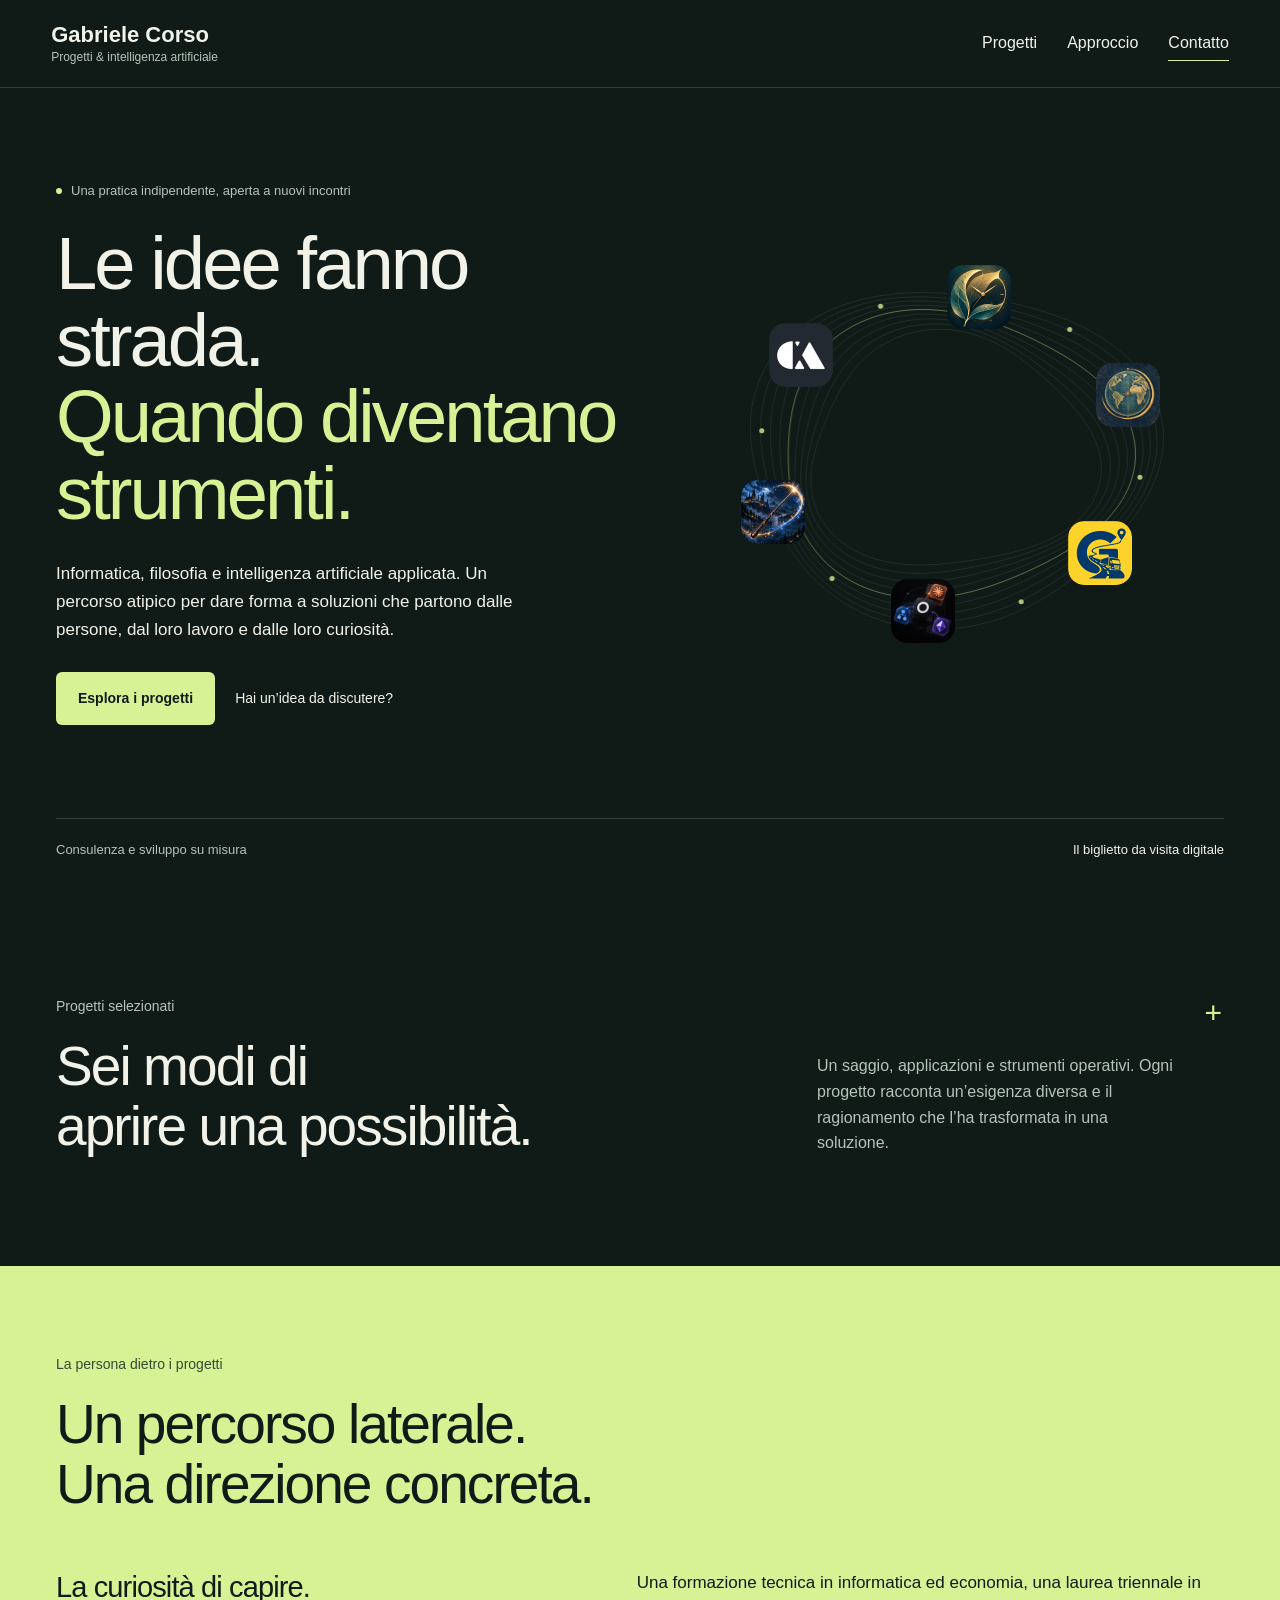
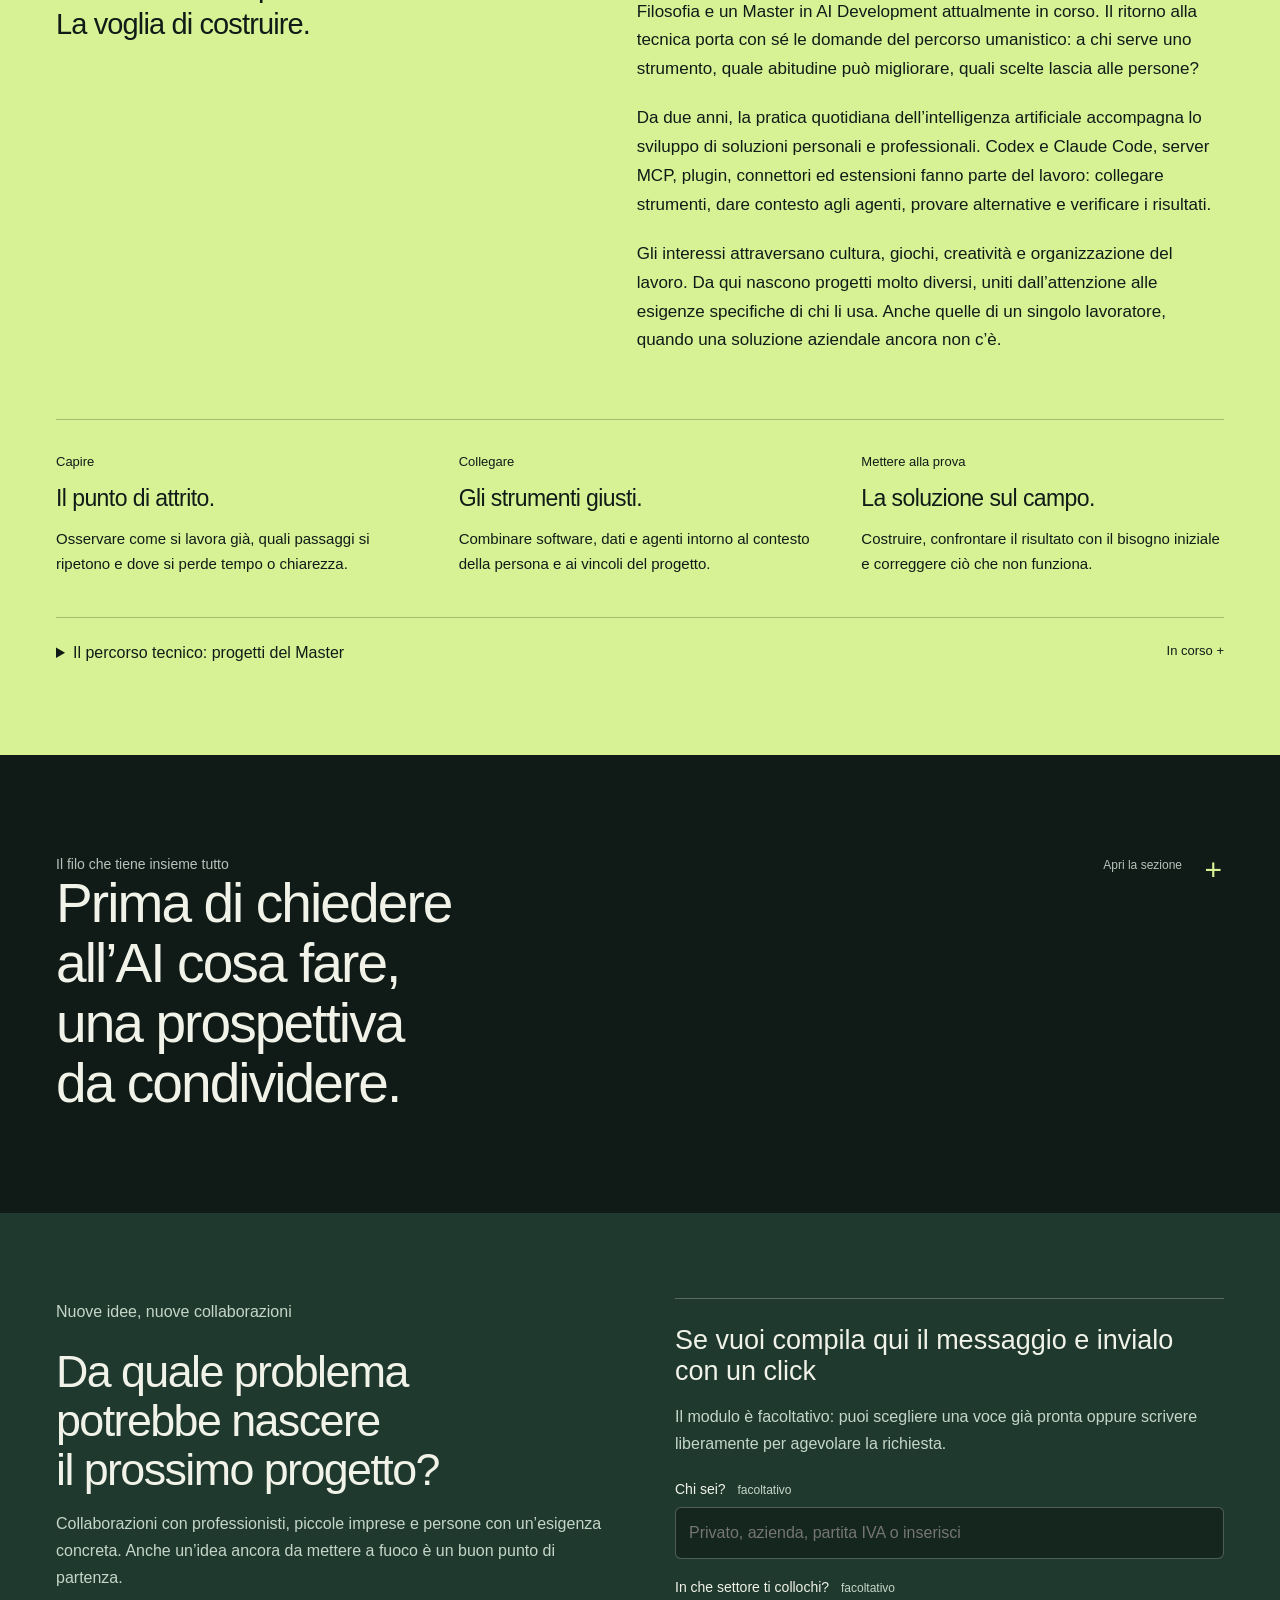
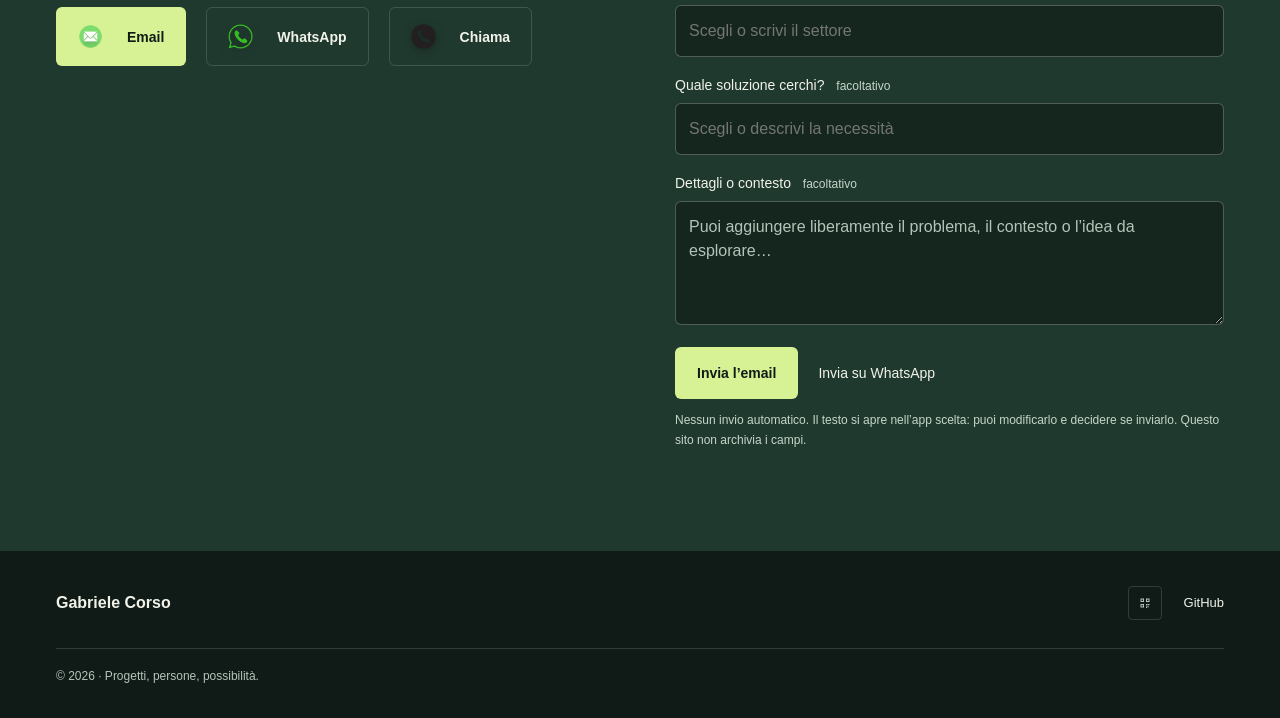
<file: index.html>
<!doctype html>
<html lang="it">
<head>
<meta charset="utf-8">
<meta name="viewport" content="width=device-width,initial-scale=1">
<meta name="theme-color" content="#101b18">
<meta name="description" content="Gabriele Corso. Informatica, filosofia e AI applicata: progetti su misura per il lavoro, la cultura e la sperimentazione.">
<title>Gabriele Corso — Idee che diventano strumenti</title>
<link rel="icon" href="assets/favicon.svg" type="image/svg+xml">
<link rel="apple-touch-icon" sizes="180x180" href="assets/portfolio-icon-180.png">
<link rel="stylesheet" href="style.css?v=20260922-contatti">
<script defer src="projects.js"></script>
<script defer src="vendor/qrcode.js"></script>
<script defer src="config.js"></script>
<script defer src="app.js"></script>
</head>
<body>
<a class="skip" href="#contenuto">Vai al contenuto</a>
<header class="header">
<a class="brand" href="#inizio" aria-label="Gabriele Corso, inizio"><span>Gabriele Corso<small>Progetti & intelligenza artificiale</small></span></a>
<nav aria-label="Navigazione principale"><a href="#progetti">Progetti</a><a href="#approccio">Approccio</a><span class="nav-tools"><a class="nav-contact" href="#contatti">Contatto</a></span></nav>
</header>
<main id="contenuto">
<section class="hero shell" id="inizio">
<div class="hero-copy">
<p class="overline"><span class="live-dot"></span> Una pratica indipendente, aperta a nuovi incontri</p>
<h1>Le idee fanno<br>strada.<br><span>Quando diventano<br>strumenti.</span></h1>
<p class="hero-description">Informatica, filosofia e intelligenza artificiale applicata. Un percorso atipico per dare forma a soluzioni che partono dalle persone, dal loro lavoro e dalle loro curiosità.</p>
<div class="actions"><a class="button primary" href="#progetti">Esplora i progetti</a><a class="text-link" href="#contatti">Hai un’idea da discutere?</a></div>
</div>
<div class="hero-visual" aria-label="Spazi per le icone dei progetti">
<canvas id="field" aria-hidden="true"></canvas>
<div class="orbit-center" aria-hidden="true"></div>
<a class="satellite sat-1" href="#progetto/h-ai" aria-label="Apri il progetto H-AI"><span class="project-icon-slot" aria-hidden="true"><img src="assets/hai-icon.png" alt=""></span><span class="sr-only">H-AI</span></a>
<a class="satellite sat-2" href="#progetto/atlante" aria-label="Apri il progetto Atlante del Tempo"><span class="project-icon-slot" aria-hidden="true"><img src="assets/atlante-icon.png" alt=""></span><span class="sr-only">Atlante del Tempo</span></a>
<a class="satellite sat-3" href="#progetto/giro" aria-label="Apri il progetto Giro"><span class="project-icon-slot" aria-hidden="true"><img src="assets/giro-icon.png" alt=""></span><span class="sr-only">Giro</span></a>
<a class="satellite sat-4" href="#progetto/touchdesigner" aria-label="Apri il progetto Agentic TouchDesigner"><span class="project-icon-slot" aria-hidden="true"><img src="assets/touchdesigner-icon.png" alt=""></span><span class="sr-only">Agentic TouchDesigner</span></a>
<a class="satellite sat-5" href="#progetto/bacchetta" aria-label="Apri il progetto Hogwarts Legacy Wand"><span class="project-icon-slot" aria-hidden="true"><img src="assets/hogwarts-legacy-wand-icon.png" alt=""></span><span class="sr-only">Hogwarts Legacy Wand</span></a>
<a class="satellite sat-6" href="#progetto/logic" aria-label="Apri il progetto Logic / Analytics Hub"><span class="project-icon-slot" aria-hidden="true"><img src="assets/logic-icon.png" alt=""></span><span class="sr-only">Logic / Analytics Hub</span></a>
</div>
<div class="hero-bottom"><span>Consulenza e sviluppo su misura</span><a href="biglietto.html">Il biglietto da visita digitale</a></div>
</section>

<section id="progetti" class="projects shell">
<details class="section-disclosure">
<summary class="section-heading"><div><p class="section-label">Progetti selezionati</p><h2>Sei modi di<br>aprire una possibilità.</h2></div><p>Un saggio, applicazioni e strumenti operativi. Ogni progetto racconta un’esigenza diversa e il ragionamento che l’ha trasformata in una soluzione.</p></summary>
<div class="section-disclosure-body"><div class="project-grid">
<a class="project-card essay" href="#progetto/h-ai" style="--accent:#dbebad">
<div class="project-art"><span class="art-word">H-AI</span><span class="art-caption">Human Actions<br>with Artificial Intelligence</span><div class="essay-lines" aria-hidden="true"></div></div>
<div class="project-body"><span class="category">Pensiero · AI · società</span><h3>H-AI</h3><p>Un piccolo saggio che diventa contesto per gli agenti. La prospettiva prima delle istruzioni.</p><span class="card-bottom">Leggi il caso e scarica il saggio <span>PDF · 52 pagine</span></span></div></a>
<a class="project-card atlas" href="#progetto/atlante" style="--accent:#f4b5a0">
<div class="project-art"><div class="atlas-orbits" aria-hidden="true"><i></i><i></i><i></i><b></b></div><span class="art-caption">Il mondo ha<br>più di un centro.</span></div>
<div class="project-body"><span class="category">Cultura · apprendimento · gioco</span><h3>Atlante del Tempo</h3><p>Percorsi culturali che cambiano prospettiva, tra fonti, gioco e approfondimenti interattivi.</p><span class="card-bottom">Esplora il progetto <span>Applicazione divulgativa</span></span></div></a>
<a class="project-card route" href="#progetto/giro" style="--accent:#b0dbff">
<div class="project-art"><svg viewBox="0 0 400 190" aria-hidden="true"><path class="route-track" d="M30 140 C100 140 55 45 140 45 S170 150 255 130 S280 40 370 50"/><circle cx="30" cy="140" r="7"/><circle cx="140" cy="45" r="7"/><circle cx="255" cy="130" r="7"/><circle cx="370" cy="50" r="7"/></svg><span class="route-day">LUN - VEN</span></div>
<div class="project-body"><span class="category">Logistica · pianificazione</span><h3>Giro</h3><p>Da una lista di clienti a una settimana organizzata. Percorsi pensati per il camion che li percorrerà.</p><span class="card-bottom">Dal problema alla soluzione <span>Applicazione operativa</span></span></div></a>
<a class="project-card nodes" href="#progetto/touchdesigner" style="--accent:#c8baff">
<div class="project-art agentic-art"><div class="node-flow" aria-hidden="true"><span>Claude Code</span><span>MCP</span><span>TouchDesigner</span></div><span class="agentic-pulse agentic-pulse-a" aria-hidden="true"></span><span class="agentic-pulse agentic-pulse-b" aria-hidden="true"></span><span class="art-caption">Un agente dentro<br>il processo creativo.</span></div>
<div class="project-body"><span class="category">AI agentica · creatività professionale</span><h3>Agentic TouchDesigner</h3><p>Accesso diretto al programma e skill su misura per il modo di lavorare di un professionista.</p><span class="card-bottom">Scopri l’integrazione <span>Ambiente personalizzato</span></span></div></a>
<a class="project-card wand" href="#progetto/bacchetta" style="--accent:#f4d88d">
<div class="project-art"><img class="elder-wand-rotor" src="assets/elder-wand-stylized.png" alt="Bacchetta stilizzata" aria-hidden="true"><span class="art-caption">Un gesto reale.<br>Una risposta nel gioco.</span></div>
<div class="project-body"><span class="category">Videogiochi · sensori · interazione</span><h3>Hogwarts Legacy Wand</h3><p>Lo smartphone diventa una bacchetta per Hogwarts Legacy: movimento, calibrazione e comandi di gioco.</p><span class="card-bottom">Dentro l’esperimento <span>Progetto indipendente</span></span></div></a>
<a class="project-card analytics" href="#progetto/logic" style="--accent:#91dcc4">
<div class="project-art"><div class="data-bars" aria-hidden="true"><i></i><i></i><i></i><i></i><i></i><i></i><i></i></div><span class="art-caption">Dai dati archiviati<br>alle decisioni.</span></div>
<div class="project-body"><span class="category">Impresa · analisi · organizzazione</span><h3>Logic / Analytics Hub</h3><p>Una lettura condivisa dell’azienda, dal singolo settore alle riunioni e alla pianificazione strategica.</p><span class="card-bottom">Esplora il caso aziendale <span>Soluzione proprietaria</span></span></div></a>
</div></div>
</details>
</section>

<section class="approach" id="approccio"><div class="shell">
<div class="approach-top"><p class="section-label">La persona dietro i progetti</p><h2>Un percorso laterale.<br>Una direzione concreta.</h2></div>
<div class="bio-grid"><p class="bio-lead">La curiosità di capire.<br>La voglia di costruire.</p><div class="bio-copy"><p>Una formazione tecnica in informatica ed economia, una laurea triennale in Filosofia e un Master in AI Development attualmente in corso. Il ritorno alla tecnica porta con sé le domande del percorso umanistico: a chi serve uno strumento, quale abitudine può migliorare, quali scelte lascia alle persone?</p><p>Da due anni, la pratica quotidiana dell’intelligenza artificiale accompagna lo sviluppo di soluzioni personali e professionali. Codex e Claude Code, server MCP, plugin, connettori ed estensioni fanno parte del lavoro: collegare strumenti, dare contesto agli agenti, provare alternative e verificare i risultati.</p><p>Gli interessi attraversano cultura, giochi, creatività e organizzazione del lavoro. Da qui nascono progetti molto diversi, uniti dall’attenzione alle esigenze specifiche di chi li usa. Anche quelle di un singolo lavoratore, quando una soluzione aziendale ancora non c’è.</p></div></div>
<div class="method"><article><span>Capire</span><h3>Il punto di attrito.</h3><p>Osservare come si lavora già, quali passaggi si ripetono e dove si perde tempo o chiarezza.</p></article><article><span>Collegare</span><h3>Gli strumenti giusti.</h3><p>Combinare software, dati e agenti intorno al contesto della persona e ai vincoli del progetto.</p></article><article><span>Mettere alla prova</span><h3>La soluzione sul campo.</h3><p>Costruire, confrontare il risultato con il bisogno iniziale e correggere ciò che non funziona.</p></article></div>
<details class="training" id="master-projects"><summary>Il percorso tecnico: progetti del Master <span>In corso +</span></summary>
<p class="training-lead">Il Master in AI Development è in corso. I progetti qui sotto mostrano il percorso tecnico attraverso problemi circoscritti, soluzioni verificabili e competenze trasferibili: dalla preparazione dei dati alla pubblicazione di un servizio, fino alla lettura operativa dei risultati.</p>
<div class="master-projects">
<details class="master-project"><summary><span class="master-no">01</span><span><strong>Correzione automatica delle query</strong><small>Ricerca testuale · Python · qualità dell’esperienza</small></span><span aria-hidden="true">+</span></summary><div class="master-detail"><dl><div><dt>Richiesta</dt><dd>Riconoscere query scritte con errori o varianti e proporre una correzione utile, senza affidarsi a una libreria già pronta.</dd></div><div><dt>Competenze e strumenti</dt><dd>Python, distanza di Levenshtein implementata da zero, dizionari di termini, normalizzazione, test e confronto dei risultati.</dd></div><div><dt>Ambiti di applicazione</dt><dd>Ricerca interna, cataloghi, archivi e interfacce in cui la qualità della query determina la qualità della risposta.</dd></div></dl></div></details>
<details class="master-project"><summary><span class="master-no">02</span><span><strong>MuseumLangID</strong><small>Lingue nei contenuti culturali · apprendimento automatico</small></span><span aria-hidden="true">+</span></summary><div class="master-detail"><dl><div><dt>Richiesta</dt><dd>Identificare automaticamente la lingua di descrizioni museali, anche quando il testo arriva da collezioni ampie e miste.</dd></div><div><dt>Competenze e strumenti</dt><dd>Python, pandas, NumPy, NLTK e scikit-learn; preparazione dei testi, TF-IDF, Bag of Words, classificazione e valutazione con accuratezza, precisione, richiamo e F1.</dd></div><div><dt>Ambiti di applicazione</dt><dd>Patrimonio culturale, musei, catalogazione multilingue e instradamento dei contenuti verso il trattamento corretto.</dd></div></dl></div></details>
<details class="master-project"><summary><span class="master-no">03</span><span><strong>MuseumLangAPI</strong><small>Modello in servizio · API REST · integrazione</small></span><span aria-hidden="true">+</span></summary><div class="master-detail"><dl><div><dt>Richiesta</dt><dd>Trasformare il classificatore linguistico in una funzione richiamabile da altri software, con una risposta semplice e prevedibile.</dd></div><div><dt>Competenze e strumenti</dt><dd>Flask, endpoint POST, JSON, pipeline salvata, validazione degli input, gestione degli errori, registrazione delle richieste e preparazione all’integrazione.</dd></div><div><dt>Ambiti di applicazione</dt><dd>Servizi editoriali, sistemi museali, applicazioni web e flussi in cui un modello deve diventare una componente utilizzabile.</dd></div></dl></div></details>
<details class="master-project"><summary><span class="master-no">04</span><span><strong>Analisi SQL per un e-commerce</strong><small>Dati relazionali · indicatori · decisioni commerciali</small></span><span aria-hidden="true">+</span></summary><div class="master-detail"><dl><div><dt>Richiesta</dt><dd>Passare dalle tabelle di ordini e clienti a domande concrete: chi acquista di più, quali prodotti rendono e come cambiano i risultati nel tempo.</dd></div><div><dt>Competenze e strumenti</dt><dd>SQL, join, aggregazioni, filtri temporali, distribuzione degli ordini, ricavo medio, cliente con maggiore spesa e prodotto più venduto.</dd></div><div><dt>Ambiti di applicazione</dt><dd>E-commerce, controllo commerciale, reportistica e basi per una pianificazione fondata sui dati.</dd></div></dl></div></details>
<details class="master-project"><summary><span class="master-no">05</span><span><strong>Analisi clinica con MongoDB</strong><small>Dati documentali · aggregazioni · indicatori sanitari</small></span><span aria-hidden="true">+</span></summary><div class="master-detail"><dl><div><dt>Richiesta</dt><dd>Calcolare indicatori a partire da documenti clinici e ricavare la durata dei ricoveri da date e percorsi composti.</dd></div><div><dt>Competenze e strumenti</dt><dd>MongoDB e pipeline di aggregazione con <code>$unwind</code>, <code>$subtract</code>, <code>$divide</code> e <code>$group</code>, oltre a controlli sui dati.</dd></div><div><dt>Ambiti di applicazione</dt><dd>Analisi di flussi sanitari, tempi di degenza, dati documentali e sistemi che richiedono aggregazioni flessibili.</dd></div></dl></div></details>
<details class="master-project"><summary><span class="master-no">06</span><span><strong>ScholarPort</strong><small>Ricerca accademica · applicazione web · dati strutturati</small></span><span aria-hidden="true">+</span></summary><div class="master-detail"><dl><div><dt>Richiesta</dt><dd>Organizzare pubblicazioni e citazioni in uno spazio consultabile, modificabile e coerente, con funzioni CRUD esposte via servizio web.</dd></div><div><dt>Competenze e strumenti</dt><dd>React, JavaScript, CSS, Node/Express, API REST, persistenza JSON, gestione di pubblicazioni e citazioni, test del comportamento.</dd></div><div><dt>Ambiti di applicazione</dt><dd>Portfolio della ricerca, knowledge base personali, archivi bibliografici e piccoli strumenti gestionali.</dd></div></dl></div></details>
<details class="master-project"><summary><span class="master-no">07</span><span><strong>Sentiment Analysis in ambiente DevOps</strong><small>NLP · servizio · distribuzione e osservabilità</small></span><span aria-hidden="true">+</span></summary><div class="master-detail"><dl><div><dt>Richiesta</dt><dd>Rendere disponibile un modello di analisi del sentimento come servizio ripetibile, controllabile e osservabile.</dd></div><div><dt>Competenze e strumenti</dt><dd>Python, scikit-learn, API Flask, Docker, docker-compose, Jenkins e Prometheus: sviluppo, impacchettamento, automazione e monitoraggio.</dd></div><div><dt>Ambiti di applicazione</dt><dd>Analisi di feedback, classificazione testuale, servizi interni e processi in cui il modello deve entrare in produzione con criteri chiari.</dd></div></dl></div></details>
</div></details>
</div></section>

<section id="h-ai-saggio" class="essay-feature shell"><details class="section-disclosure essay-disclosure"><summary class="essay-summary"><div><span class="section-label">Il filo che tiene insieme tutto</span><h2>Prima di chiedere<br>all’AI cosa fare,<br>una prospettiva<br>da condividere.</h2></div><span class="disclosure-hint">Apri la sezione</span></summary><div class="essay-content"><div class="essay-copy"><p>H-AI esplora il rapporto tra azione umana, tecnologia e responsabilità, coniugando il mio percorso umanistico con quello tecnico. Da oltre un anno, attraverso questo testo indirizzo il lavoro dei miei agenti ai fornendogli: un contesto sociale, politico e filosofico per orientare la costruzione dei miei progetti in una specifica direzione.</p><p>Se vuoi dargli una letta, è un breve saggio pensato per offrire una prospettiva su un mondo che evolve in fretta.</p></div><div class="essay-cover-action"><a class="essay-cover-link" href="assets/h-ai%20gabriele-corso.pdf" target="_blank" rel="noopener" aria-label="Apri il PDF H-AI"><img src="assets/h-ai-cover.png" alt="Copertina del saggio H-AI"></a><small>Edizione 2025 · PDF · 52 pagine</small></div></div></details></section>

<section class="contact-section" id="contatti"><div class="shell contact-grid"><div><p class="section-label">Nuove idee, nuove collaborazioni</p><h2>Da quale problema<br>potrebbe nascere<br>il prossimo progetto?</h2><p>Collaborazioni con professionisti, piccole imprese e persone con un’esigenza concreta. Anche un’idea ancora da mettere a fuoco è un buon punto di partenza.</p><div class="actions"><button class="button primary contact-email" type="button"><img src="assets/email-contact.png" alt="" aria-hidden="true">Email</button><a class="button outline contact-wa" href="#contatti"><img src="assets/whatsapp-contact.png" alt="" aria-hidden="true">WhatsApp</a><a class="button outline contact-phone" href="#contatti"><img src="assets/phone-contact.png" alt="" aria-hidden="true">Chiama</a></div><p id="contact-status" class="small-note"></p></div>
<div class="contact-compose"><h3>Se vuoi compila qui il messaggio e invialo con un click</h3><p>Il modulo è facoltativo: puoi scegliere una voce già pronta oppure scrivere liberamente per agevolare la richiesta.</p><form id="contact-form"><label for="identity">Chi sei? <span>facoltativo</span></label><input id="identity" name="identity" list="identity-options" maxlength="100" placeholder="Privato, azienda, partita IVA o inserisci"><datalist id="identity-options"><option value="Privato"><option value="Azienda"><option value="Partita IVA"><option value="Professionista"><option value="Ente o associazione"><option value="Altro"></datalist><label for="sector">In che settore ti collochi? <span>facoltativo</span></label><input id="sector" name="sector" list="sector-options" maxlength="120" placeholder="Scegli o scrivi il settore"><datalist id="sector-options"><option value="Manifattura e artigianato"><option value="Logistica e trasporti"><option value="Commercio"><option value="Servizi professionali"><option value="Cultura e formazione"><option value="Creatività e audiovisivo"><option value="Amministrazione e ufficio"><option value="Altro"></datalist><label for="solution">Quale soluzione cerchi? <span>facoltativo</span></label><input id="solution" name="solution" list="solution-options" maxlength="180" placeholder="Scegli o descrivi la necessità"><datalist id="solution-options"><option value="Automazione logistica"><option value="Analisi e lettura dei dati"><option value="Snellimento burocratico"><option value="Organizzazione di ordini e montaggi"><option value="Integrazione di strumenti di intelligenza artificiale"><option value="Agente AI su misura"><option value="Applicazione web o mobile"><option value="Risoluzione di un problema specifico da discutere in privato"><option value="Non so ancora, vorrei capire"></datalist><label for="problem">Dettagli o contesto <span>facoltativo</span></label><textarea id="problem" name="problem" rows="4" maxlength="3000" placeholder="Puoi aggiungere liberamente il problema, il contesto o l’idea da esplorare…"></textarea><div class="actions"><button class="button primary" type="submit">Invia l’email</button><button class="text-link" type="button" id="compose-wa">Invia su WhatsApp</button></div><p class="small-note">Nessun invio automatico. Il testo si apre nell’app scelta: puoi modificarlo e decidere se inviarlo. Questo sito non archivia i campi.</p><p id="form-status" role="status"></p></form></div>
</div></section>
</main>
<footer class="shell footer"><a class="brand" href="#inizio">Gabriele Corso</a><div><button class="quick-qr footer-qr" id="footer-qr" type="button" aria-label="Apri il QR code del portfolio"><svg viewBox="0 0 24 24" aria-hidden="true"><path d="M3 3h7v7H3V3Zm2 2v3h3V5H5Zm9-2h7v7h-7V3Zm2 2v3h3V5h-3ZM3 14h7v7H3v-7Zm2 2v3h3v-3H5Zm9-2h2v2h-2v-2Zm3 0h4v2h-4v-2Zm-3 3h2v2h-2v-2Zm3 0h2v4h-2v-4Zm-3 3h2v2h-2v-2Z"/></svg><span class="sr-only">QR del portfolio</span></button><a href="https://github.com/gabrielecorso8" target="_blank" rel="noopener">GitHub</a></div><small>© 2026 · Progetti, persone, possibilità.</small></footer>
<dialog id="quick-qr-dialog" class="quick-qr-dialog" aria-labelledby="quick-qr-title"><div class="quick-qr-head"><h2 id="quick-qr-title">QR del portfolio</h2><button id="close-quick-qr" class="icon-button" type="button" aria-label="Chiudi QR">×</button></div><p>Inquadra il codice per aprire direttamente il portfolio.</p><div id="quick-qr-box" class="quick-qr-box"></div><a class="button outline" href="biglietto.html">Apri il biglietto digitale</a></dialog>
<dialog id="email-provider-dialog" class="email-provider-dialog" aria-labelledby="email-provider-title"><div class="email-provider-head"><div><span class="section-label">Contatto</span><h2 id="email-provider-title">Scegli il servizio email</h2></div><button id="close-email-provider" class="icon-button" type="button" aria-label="Chiudi scelta email">×</button></div><p>Il messaggio verrà aperto nel servizio scelto, già indirizzato e compilato.</p><div class="email-provider-list"><button type="button" data-email-provider="gmail"><img src="assets/gmail-icon.png" alt="" aria-hidden="true"><span>Gmail</span></button><button type="button" data-email-provider="outlook"><img src="assets/outlook-icon.png" alt="" aria-hidden="true"><span>Outlook</span></button><button type="button" data-email-provider="yahoo"><img src="assets/yahoo-icon.png" alt="" aria-hidden="true"><span>Yahoo Mail</span></button><button type="button" data-email-provider="proton"><img src="assets/proton-icon.png" alt="" aria-hidden="true"><span>Proton Mail</span></button><button type="button" data-email-provider="default"><img src="assets/email-generic-icon.png" alt="" aria-hidden="true"><span>App di posta del dispositivo</span></button></div></dialog>
<dialog id="project-dialog" aria-labelledby="project-title"><div class="dialog-top"><span id="project-category"></span><button id="close-project" class="icon-button" aria-label="Chiudi scheda progetto">×</button></div><div class="dialog-body"><div class="dialog-heading"><img class="dialog-project-icon" id="project-icon" src="assets/portfolio-icon.png" alt=""><div><h2 id="project-title"></h2><p id="project-intro"></p></div></div><div id="project-detail"></div><div id="project-links" class="actions"></div><div class="dialog-bottom"><a href="#contatti" id="project-contact">Un’esigenza simile? Contatto</a><button id="next-project" type="button">Progetto successivo</button></div></div></dialog>
</body>
</html>
</file>
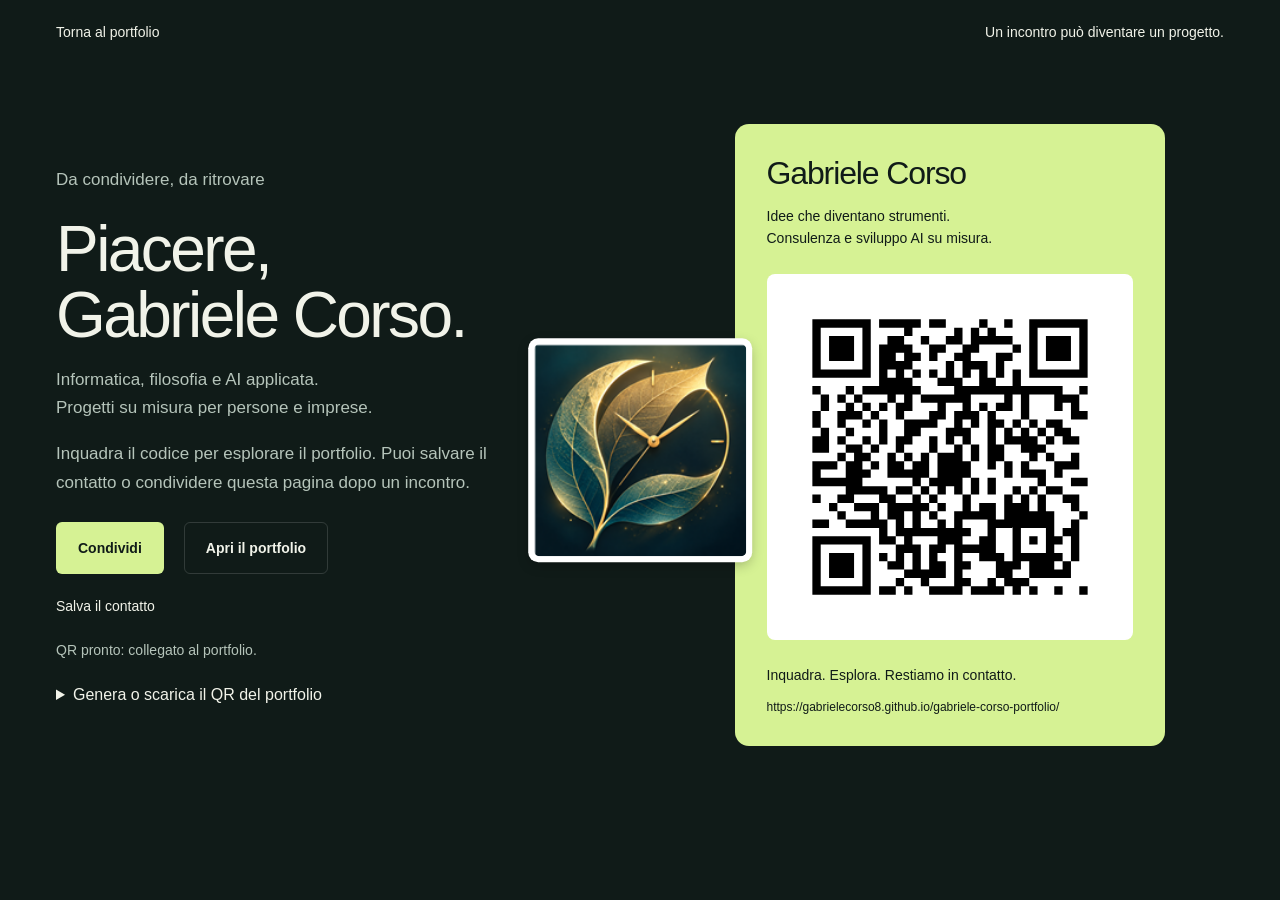
<file: biglietto.html>
<!doctype html>
<html lang="it"><head><meta charset="utf-8"><meta name="viewport" content="width=device-width,initial-scale=1"><meta name="theme-color" content="#101b18"><meta name="description" content="Il biglietto digitale di Gabriele Corso: portfolio, contatti e codice QR."><title>Gabriele Corso — Biglietto digitale</title><link rel="icon" href="assets/favicon.svg"><link rel="apple-touch-icon" sizes="180x180" href="assets/portfolio-icon.png"><link rel="stylesheet" href="style.css"><script defer src="vendor/qrcode.js"></script><script defer src="config.js"></script><script defer src="biglietto.js"></script></head>
<body class="card-page"><main class="shell"><nav class="card-nav" aria-label="Navigazione"><a href="./">Torna al portfolio</a><span>Un incontro può diventare un progetto.</span></nav><div class="business-layout"><div class="business-intro"><p class="section-label">Da condividere, da ritrovare</p><h1>Piacere,<br>Gabriele Corso.</h1><p>Informatica, filosofia e AI applicata.<br>Progetti su misura per persone e imprese.</p><p>Inquadra il codice per esplorare il portfolio. Puoi salvare il contatto o condividere questa pagina dopo un incontro.</p><div class="actions card-tools"><button type="button" class="button primary" id="share-card">Condividi</button><a class="button outline" href="./">Apri il portfolio</a></div><button type="button" class="text-link" id="save-contact">Salva il contatto</button><p id="qr-status" role="status"></p>
<details class="qr-controls"><summary>Genera o scarica il QR del portfolio</summary><label for="portfolio-url">Indirizzo del portfolio</label><input type="url" id="portfolio-url" spellcheck="false" placeholder="https://…" autocomplete="url"><div class="actions"><button type="button" id="generate-qr" class="button primary">Genera QR</button><button type="button" id="download-svg" class="text-link">Scarica SVG</button><button type="button" id="download-png" class="text-link">Scarica PNG</button></div><p class="qr-help">Il codice viene generato su questo dispositivo. Per il biglietto usa il link pubblico del portfolio.</p></details></div>
<div class="business-card"><h2>Gabriele Corso</h2><p>Idee che diventano strumenti.<br>Consulenza e sviluppo AI su misura.</p><div class="qr-box" id="qr-box"><p>Il QR sarà disponibile con l’indirizzo pubblico del portfolio.</p></div><p>Inquadra. Esplora. Restiamo in contatto.</p><div class="card-url" id="card-url"></div></div></div></main></body></html>
</file>
<file: style.css>
:root{--bg:#101b18;--surface:#192823;--ink:#f1f3e9;--muted:#b5c4ba;--lime:#d6f294;--line:#ffffff24;--radius:14px;font-family:Arial,Helvetica,sans-serif;color:var(--ink);background:var(--bg);font-synthesis:none}
*{box-sizing:border-box}html{scroll-behavior:smooth;scroll-padding-top:100px}body{margin:0}a{color:inherit;text-decoration:none}button,input,textarea{font:inherit}button,a,input,textarea{-webkit-tap-highlight-color:transparent}button{cursor:pointer}button:disabled{cursor:not-allowed;opacity:.55}a:focus-visible,button:focus-visible,summary:focus-visible{outline:3px solid var(--lime);outline-offset:5px}input:focus-visible,textarea:focus-visible{outline:2px solid var(--lime);outline-offset:2px}::selection{background:var(--lime);color:var(--bg)}.shell{width:min(1320px,calc(100% - 112px));margin-inline:auto}.skip{position:fixed;top:-100px;left:20px;z-index:50;background:var(--lime);color:var(--bg);padding:16px}.skip:focus{top:12px}.header{position:sticky;top:0;z-index:20;display:flex;align-items:center;justify-content:space-between;padding:23px 4%;background:var(--bg);border-bottom:1px solid var(--line)}.brand{display:flex;align-items:center;gap:13px;font-size:16px;font-weight:700}.brand small{display:block;font-size:12px;font-weight:400;color:var(--muted);margin-top:4px}.brand-mark{font-size:24px;letter-spacing:-.04em;color:var(--lime)}nav{display:flex;align-items:center;gap:30px;font-size:14px}nav a:hover,.text-link:hover{color:var(--lime)}.nav-contact{border-bottom:1px solid var(--lime);padding:8px 0}.nav-contact span{margin-left:22px}.hero{padding-block:78px 0;display:grid;grid-template-columns:1.1fr 1fr;align-items:center;gap:20px;min-height:calc(100svh - 90px)}.overline{font-size:13px;color:var(--muted);display:flex;align-items:center;gap:9px;margin:0 0 28px}.live-dot{width:6px;height:6px;background:var(--lime);border-radius:100%;flex-shrink:0;animation:breathe 3s ease-in-out infinite}h1{font-size:clamp(48px,5.8vw,84px);font-weight:500;line-height:1.03;letter-spacing:-.04em;margin:0}h1 span{color:var(--lime)}.hero-description{font-size:17px;line-height:1.65;max-width:460px;margin:28px 0}.actions{display:flex;gap:20px;align-items:center;flex-wrap:wrap}.button{display:inline-flex;align-items:center;justify-content:center;gap:24px;padding:16px 21px;font-weight:600;font-size:14px;line-height:1.3;border:1px solid transparent;border-radius:6px;min-height:50px;transition:transform .2s,background .2s}.button:hover{transform:translateY(-3px)}.primary{background:var(--lime);color:var(--bg)}.outline{border-color:var(--line);background:transparent;color:var(--ink)}.outline:hover{border-color:var(--lime)}.text-link{font-size:14px;background:transparent;border:0;color:inherit;padding:12px 0}.hero-visual{position:relative;min-width:0;height:530px;isolation:isolate}#field{position:absolute;width:100%;height:100%;inset:0;opacity:.8}.visual-caption,.visual-bottom{position:absolute;left:50%;transform:translateX(-50%);white-space:nowrap;font-size:12px;color:var(--muted)}.visual-caption{top:10px}.visual-bottom{bottom:12px}.orbit-center{position:absolute;inset:36% 22%;display:flex;align-items:center;justify-content:center;flex-direction:column;font-size:26px;letter-spacing:-.03em}.center-plus{font-size:26px;line-height:1.5;color:var(--lime)}.satellite{position:absolute;display:flex;align-items:center;gap:9px;font-size:13px;padding:10px 13px;border:1px solid #ffffff28;background:var(--bg);border-radius:7px;animation:float 7s ease-in-out infinite;transition:border-color .2s}.satellite:hover{border-color:var(--lime)}.mini-icon{color:var(--lime);font-weight:700;font-size:18px}.sat-1{top:15%;left:39%}.sat-2{top:33%;right:0;animation-delay:-2s}.sat-3{top:67%;right:5%;animation-delay:-4s}.sat-4{bottom:10%;left:29%;animation-delay:-1s}.sat-5{top:63%;left:0;animation-delay:-3s}.sat-6{top:30%;left:3%;animation-delay:-5s}.hero-bottom{grid-column:1/-1;display:flex;justify-content:space-between;border-top:1px solid var(--line);margin-top:38px;padding:23px 0;font-size:13px;color:var(--muted)}.hero-bottom a{color:var(--ink)}.projects{padding-block:100px 110px}.section-heading{display:flex;gap:50px;align-items:end;justify-content:space-between;margin-bottom:44px}.section-label{font-size:14px;color:var(--muted);margin:0 0 22px}h2{font-size:clamp(34px,4.3vw,60px);font-weight:500;line-height:1.09;letter-spacing:-.035em;margin:0;text-wrap:balance}.section-heading>p{max-width:365px;color:var(--muted);font-size:16px;line-height:1.6;margin:0}.project-grid{display:grid;grid-template-columns:1fr 1fr;gap:32px}.project-card{display:flex;flex-direction:column;min-width:0;border:1px solid var(--line);border-radius:var(--radius);overflow:hidden;transition:border-color .25s,transform .25s;background:#14221d}.project-card:hover{border-color:var(--accent);transform:translateY(-4px)}.project-art{height:235px;background:var(--accent);color:var(--bg);position:relative;overflow:hidden}.project-body{padding:27px 28px 22px}.category{font-size:12px;color:var(--accent)}.project-body h3{display:flex;align-items:start;justify-content:space-between;gap:12px;font-size:27px;line-height:1.18;font-weight:500;letter-spacing:-.025em;margin:13px 0}.project-body h3 span{font-size:22px}.project-body p{font-size:16px;line-height:1.55;color:var(--muted);margin:0;min-height:50px}.card-bottom{display:flex;justify-content:space-between;gap:12px;border-top:1px solid var(--line);padding-top:19px;margin-top:25px;font-size:12px}.card-bottom>span{color:var(--muted);text-align:right}.art-word{position:absolute;top:22px;left:30px;font-size:76px;letter-spacing:-.04em;font-weight:700}.art-caption{position:absolute;bottom:27px;left:30px;font-size:18px;line-height:1.25;letter-spacing:-.02em}.essay-lines{position:absolute;right:35px;top:35px;width:100px;height:165px;border:1px solid #101b1850;transform:rotate(12deg);animation:float 8s ease-in-out infinite}.essay-lines:before,.essay-lines:after{content:"";position:absolute;inset:12px;border:1px solid #101b1850}.essay-lines:after{inset:24px}.atlas-orbits{position:absolute;width:210px;height:210px;right:16px;top:8px}.atlas-orbits i{position:absolute;inset:10px;border:1px solid #101b1860;border-radius:50%;transform:rotate(-35deg) scaleX(.55)}.atlas-orbits i:nth-child(2){transform:rotate(35deg) scaleX(.55)}.atlas-orbits i:nth-child(3){transform:rotate(90deg) scaleX(.55)}.atlas-orbits b{position:absolute;inset:0;display:grid;place-items:center;font-weight:400;font-size:85px;animation:rotate 40s linear infinite}.route svg{width:90%;height:90%;margin:0 5%;fill:var(--bg)}.route-track{fill:none;stroke:var(--bg);stroke-width:3;stroke-dasharray:8 8;animation:route 3s linear infinite}.route-day{position:absolute;bottom:20px;left:30px;font-size:14px;font-weight:700;letter-spacing:.08em}.node-flow{display:flex;gap:12px;align-items:center;justify-content:center;height:130px;font-size:13px}.node-flow span{border:1px solid #101b1860;padding:12px 10px}.node-flow i{font-style:normal;animation:breathe 2s ease-in-out infinite}.node-flow i:nth-of-type(2){animation-delay:1s}.gesture{position:absolute;right:40px;top:-43px;font-size:220px;transform:rotate(-30deg);animation:gesture 9s ease-in-out infinite}.data-bars{position:absolute;right:30px;top:35px;height:95px;width:190px;display:flex;gap:9px;align-items:end}.data-bars i{height:60%;width:18px;background:var(--bg);transform-origin:bottom;animation:bars 7s ease-in-out infinite alternate}.data-bars i:nth-child(2n){height:95%;animation-delay:-2s}.data-bars i:nth-child(3n){height:40%;animation-delay:-4s}.approach{background:var(--lime);color:var(--bg);padding:90px 0}.approach .section-label{color:#354a35}.bio-grid{display:grid;grid-template-columns:1fr 1.15fr;gap:70px;margin-top:55px}.bio-lead{font-size:29px;line-height:1.3;letter-spacing:-.03em;margin:0}.bio-copy p{font-size:17px;line-height:1.7;margin:0 0 20px}.method{display:grid;grid-template-columns:repeat(3,1fr);gap:40px;border-top:1px solid #101b1840;margin-top:44px;padding-top:32px}.method article>span{font-size:13px}.method h3{font-weight:500;font-size:23px;letter-spacing:-.025em;margin:15px 0}.method p{font-size:15px;line-height:1.65;margin:0}.training{border-top:1px solid #101b1840;margin-top:40px;padding-top:23px}.training summary{cursor:pointer;font-size:16px;line-height:1.5}.training summary span{float:right;font-size:13px}.training p{max-width:780px;line-height:1.7}.essay-feature{display:grid;grid-template-columns:1fr 1fr;gap:90px;align-items:center;padding-block:100px}.essay-feature p{font-size:18px;line-height:1.7;color:var(--muted)}.essay-feature small{display:block;color:var(--muted);margin-top:17px;font-size:12px}.contact-section{background:#20392f;padding:85px 0}.contact-grid{display:grid;grid-template-columns:1fr 1fr;gap:70px}.contact-grid h2{font-size:clamp(34px,3.5vw,48px)}.contact-grid p{font-size:16px;line-height:1.7;color:#c5d6c8}.contact-compose{border-top:1px solid #ffffff40;padding-top:10px}.contact-compose h3{font-weight:500;font-size:27px;margin:16px 0}.contact-compose>p{margin-bottom:24px}label{display:block;font-size:14px;margin:20px 0 10px}label span{font-size:12px;color:#c5d6c8;margin-left:8px}input,textarea{display:block;width:100%;padding:13px;border:1px solid #ffffff40;background:#14261e;border-radius:6px;color:var(--ink);line-height:1.5;font-size:16px}textarea{resize:vertical}textarea::placeholder{color:#b5c4ba}.contact-compose .actions{margin-top:22px}.contact-grid .small-note{font-size:12px;line-height:1.6}.footer{display:flex;align-items:center;justify-content:space-between;flex-wrap:wrap;gap:28px;padding-block:35px}.footer>div{display:flex;gap:22px;font-size:13px;align-items:center}.footer button{background:transparent;color:var(--muted);border:1px solid var(--line);padding:10px;border-radius:4px;font-size:12px}.footer small{flex-basis:100%;color:var(--muted);font-size:12px;border-top:1px solid var(--line);padding-top:20px}
dialog{width:min(950px,calc(100% - 40px));max-height:calc(100svh - 40px);padding:0;border:1px solid #ffffff40;border-radius:12px;background:var(--bg);color:var(--ink)}dialog::backdrop{background:#000b}body.dialog-open{overflow:hidden}.dialog-top{position:sticky;top:0;z-index:1;background:var(--bg);display:flex;justify-content:space-between;align-items:center;padding:15px 28px;border-bottom:1px solid var(--line);gap:20px}.dialog-top>span{font-size:12px;color:var(--muted)}.icon-button{width:44px;height:44px;border:1px solid var(--line);background:transparent;color:var(--ink);border-radius:50%;flex-shrink:0}.dialog-body{padding:35px}.dialog-heading{display:flex;gap:24px;align-items:start;padding-bottom:25px}.dialog-heading h2{font-size:clamp(32px,5vw,48px)}.dialog-heading p{font-size:19px;line-height:1.5;color:var(--muted)}.dialog-monogram{background:var(--project-color,var(--lime));color:var(--bg);padding:16px 22px;font-size:30px;border-radius:10px}.detail-block{display:grid;grid-template-columns:180px 1fr;gap:30px;border-top:1px solid var(--line);padding:23px 0}.detail-block h3{font-size:14px;color:var(--project-color,var(--lime));margin:3px 0;line-height:1.5;font-weight:500}.detail-block p{margin:0;font-size:16px;line-height:1.75}.dialog-bottom{border-top:1px solid var(--line);display:flex;justify-content:space-between;gap:20px;margin-top:25px;padding-top:23px;font-size:14px}.dialog-bottom button{background:transparent;color:var(--ink);border:0;font:inherit}
@keyframes float{50%{translate:0 -9px}}@keyframes breathe{50%{opacity:.4}}@keyframes rotate{to{rotate:360deg}}@keyframes route{to{stroke-dashoffset:-64}}@keyframes bars{to{scale:1 .7}}@keyframes gesture{50%{rotate:15deg;translate:0 -5px}}
.motion-paused *,.motion-paused *::before,.motion-paused *::after{animation-play-state:paused!important}.motion-paused{scroll-behavior:auto}
@media(min-width:1600px){.hero{min-height:800px}}
@media(max-width:1000px){.shell{width:calc(100% - 64px)}.hero{padding-top:45px}.hero-visual{height:430px}.satellite{font-size:11px;padding:8px}.bio-grid,.contact-grid{gap:35px}.card-bottom{flex-direction:column}.card-bottom>span{text-align:left}.node-flow{gap:7px}.node-flow span{padding:10px 6px}.project-body h3{font-size:24px}.essay-feature{gap:40px}}

/* Final project marks: transparent, larger and free from placeholder frames. */
html,body{overflow-x:clip}
.nav-tools{display:flex;align-items:center;gap:14px}.quick-qr{width:34px;height:34px;padding:0;border:1px solid var(--line);border-radius:6px;background:transparent;color:var(--ink);font-size:11px;letter-spacing:.06em;font-weight:700;transition:color .2s,border-color .2s,transform .2s}.quick-qr:hover{color:var(--lime);border-color:var(--lime);transform:translateY(-2px)}
.satellite{padding:0;border:0;background:transparent;border-radius:0;box-shadow:none;gap:0;animation:none}.satellite:hover{border-color:transparent}.project-icon-slot{width:64px;height:64px;border:0;border-radius:16px;background:transparent;box-shadow:none;animation:none}.project-icon-slot img{object-fit:contain;filter:drop-shadow(0 8px 13px #0008)}
.project-icon-art{position:absolute;left:2%;top:50%;inset:auto;z-index:0;display:block;width:48%;height:84%;object-fit:contain;object-position:left center;opacity:.28;mix-blend-mode:screen;filter:saturate(.8);transform:translateY(-50%);mask-image:linear-gradient(90deg,#000 35%,transparent 100%);-webkit-mask-image:linear-gradient(90deg,#000 35%,transparent 100%);transition:opacity .3s,transform .3s}.project-card:hover .project-icon-art{opacity:.38}.project-art>svg{position:relative;z-index:1}.project-art> :not(.project-icon-art):not(.elder-wand-rotor){z-index:1}.elder-wand-rotor{position:absolute;z-index:2;left:56%;top:50%;width:44%;height:92%;object-fit:contain;transform:translate(-50%,-50%);filter:drop-shadow(0 8px 12px #0008);animation:elder-wand-spin 22s linear infinite;transform-origin:center}.project-card:hover .elder-wand-rotor{filter:drop-shadow(0 12px 18px #000a)}
.essay-content{display:grid;grid-template-columns:minmax(0,1fr) minmax(210px,260px);gap:34px;align-items:start}.essay-copy p{margin-top:0}.essay-cover-action{display:flex;flex-direction:column;align-items:stretch}.essay-cover-action img{display:block;width:100%;max-width:260px;aspect-ratio:1055/1491;object-fit:cover;border:1px solid #ffffff30;border-radius:5px;box-shadow:0 18px 38px #0006}.essay-cover-action .button{margin-top:16px;white-space:nowrap}.essay-cover-action small{margin-top:12px}.quick-qr-dialog{width:min(390px,calc(100% - 40px));padding:28px;background:#14221d;border:1px solid var(--line);border-radius:12px;color:var(--ink)}.quick-qr-dialog::backdrop{background:#000b}.quick-qr-head{display:flex;align-items:center;justify-content:space-between;gap:16px}.quick-qr-head h2{font-size:28px}.quick-qr-dialog>p{color:var(--muted);line-height:1.6}.quick-qr-box{background:#fff;padding:16px;border-radius:8px;margin:22px 0}.quick-qr-box svg{display:block;width:100%;height:auto}.quick-qr-dialog .button{width:100%}
@keyframes elder-wand-spin{to{rotate:360deg}}
@media(max-width:700px){.nav-tools{gap:8px}.quick-qr{width:32px;height:32px}.project-icon-slot{width:56px;height:56px}.project-icon-art{width:54%;height:76%;left:0}.elder-wand-rotor{left:58%;width:50%;height:82%}.hero{grid-template-columns:1fr;min-height:auto;padding-top:34px!important}.hero-visual{height:320px!important}.project-art{height:190px!important}.project-body{padding:20px!important}.essay-content{grid-template-columns:1fr;gap:26px}.essay-cover-action{max-width:260px}.essay-cover-action img{max-width:260px}.essay-feature{padding-block:58px!important}.contact-grid .actions{gap:10px}}
@media(max-width:700px){.shell{width:calc(100% - 40px)}.header{padding:15px 20px}.brand{font-size:14px}.brand small{display:none}nav{gap:16px;font-size:12px}nav a:nth-child(2){display:none}.nav-contact span{margin-left:5px}.hero{grid-template-columns:1fr;padding-top:40px;gap:10px;min-height:auto}h1{font-size:clamp(42px,10vw,66px)}.overline{font-size:11px;line-height:1.5}.hero-description{font-size:16px}.hero-visual{height:370px;max-width:480px;width:100%;margin:auto}.hero-bottom{margin-top:0;font-size:11px;gap:18px;line-height:1.6}.hero-bottom>*{max-width:50%}.projects{padding-block:65px}.section-heading{display:block;margin-bottom:30px}.section-heading>p{margin-top:23px}.project-grid{grid-template-columns:1fr;gap:25px}.project-art{height:215px}.project-body{padding:24px}.project-body p{min-height:0}.card-bottom{flex-direction:row;font-size:11px}.card-bottom>span{text-align:right;max-width:45%}.approach{padding:65px 0}.bio-grid,.essay-feature,.contact-grid{grid-template-columns:1fr;gap:25px}.bio-grid{margin-top:30px}.bio-lead{font-size:24px}.bio-copy p{font-size:16px}.method{grid-template-columns:1fr;gap:28px}.method h3{margin:10px 0}.training summary span{float:none;display:block}.essay-feature{padding-block:65px}.contact-section{padding:60px 0}.contact-grid{gap:40px}.footer>div{flex-wrap:wrap}.dialog-body{padding:24px}.dialog-top{padding:10px 18px}.dialog-heading{gap:15px}.dialog-monogram{padding:10px 14px;font-size:23px}.dialog-heading p{font-size:16px}.detail-block{grid-template-columns:1fr;gap:10px}.dialog-bottom{flex-direction:column}.dialog-bottom button{text-align:left;padding:8px 0}.sat-4{left:25%}.node-flow{gap:8px;font-size:12px}}

/* Project icon placeholders, ready for the final application marks. */
.sr-only{position:absolute;width:1px;height:1px;padding:0;margin:-1px;overflow:hidden;clip:rect(0,0,0,0);white-space:nowrap;border:0}
.project-icon-slot{display:block;width:64px;height:64px;border:0;border-radius:16px;background:transparent;box-shadow:none;overflow:hidden;animation:none}.project-icon-slot img{display:block;width:100%;height:100%;object-fit:contain;border-radius:inherit;filter:drop-shadow(0 8px 13px #0008)}
.satellite:nth-of-type(4) .project-icon-slot{animation-delay:-1s}.satellite:nth-of-type(5) .project-icon-slot{animation-delay:-2s}.satellite:nth-of-type(6) .project-icon-slot{animation-delay:-3s}.satellite:nth-of-type(7) .project-icon-slot{animation-delay:-4s}
.agentic-art:before{content:"";position:absolute;inset:18px 12%;border:1px solid #101b182b;border-radius:50%;transform:scaleX(1.45) rotate(-12deg);animation:agentic-ring 8s linear infinite}
.agentic-art:after{content:"";position:absolute;top:50%;left:10%;width:80%;height:2px;background:linear-gradient(90deg,transparent,#101b1870,transparent);transform:translateX(-100%);animation:agentic-scan 3.2s ease-in-out infinite}
.agentic-pulse{position:absolute;z-index:3;width:8px;height:8px;border-radius:50%;background:#101b18;box-shadow:0 0 0 5px #101b1825;animation:agentic-pulse 3.2s linear infinite}
.agentic-pulse-a{left:27%;top:49%}.agentic-pulse-b{right:26%;top:49%;animation-delay:1.6s}
.node-flow{position:relative;z-index:2}.node-flow span{animation:agentic-node 3.2s ease-in-out infinite}.node-flow span:nth-of-type(2){animation-delay:-1.6s}.node-flow span:nth-of-type(3){animation-delay:-.8s}
.training-lead{max-width:820px;margin:22px 0 26px!important}.master-projects{border-top:1px solid #101b1840}.master-project{border-bottom:1px solid #101b1840;padding:0}.master-project summary{display:grid;grid-template-columns:42px 1fr auto;align-items:center;gap:15px;padding:18px 0;cursor:pointer;list-style:none}.master-project summary::-webkit-details-marker{display:none}.master-project summary>span:last-child{font-size:20px;color:#26392e;transition:transform .2s}.master-project[open] summary>span:last-child{transform:rotate(45deg)}.master-no{font-size:12px;color:#526a55}.master-project summary strong{display:block;font-size:17px;font-weight:500;line-height:1.35}.master-project summary small{display:block;margin-top:4px;font-size:12px;color:#526a55;line-height:1.45}.master-detail{padding:0 0 22px 57px}.master-detail dl{display:grid;grid-template-columns:repeat(3,1fr);gap:20px;margin:0}.master-detail dl>div{border-left:1px solid #101b1830;padding-left:15px}.master-detail dt{font-size:12px;color:#526a55;margin-bottom:7px}.master-detail dd{font-size:14px;line-height:1.6;margin:0}.master-detail code{font-size:.9em;background:#101b1812;padding:2px 4px;border-radius:3px}
.essay-content{min-width:0}.essay-download{display:flex;align-items:center;gap:24px;margin-top:26px}.essay-download>img{display:block;width:132px;aspect-ratio:1055/1491;object-fit:cover;border:1px solid #ffffff30;border-radius:5px;box-shadow:0 12px 30px #0004}.essay-download .button{white-space:nowrap}.essay-download small{max-width:180px}
@keyframes icon-slot{0%,100%{transform:translateY(0);opacity:.72}50%{transform:translateY(-4px);opacity:1}}@keyframes agentic-ring{to{transform:scaleX(1.45) rotate(348deg)}}@keyframes agentic-scan{0%{transform:translateX(-100%);opacity:0}20%,75%{opacity:1}100%{transform:translateX(100%);opacity:0}}@keyframes agentic-pulse{0%{transform:translateX(0);opacity:0}10%{opacity:1}90%{opacity:1}100%{transform:translateX(480%);opacity:0}}@keyframes agentic-node{0%,100%{transform:translateY(0);box-shadow:none}50%{transform:translateY(-5px);box-shadow:0 8px 20px #101b1828}}
@media(max-width:1000px){.master-detail{padding-left:0}.master-detail dl{grid-template-columns:1fr 1fr}}
@media(max-width:700px){.master-project summary{grid-template-columns:30px 1fr auto;gap:10px}.master-project summary strong{font-size:15px}.master-detail dl{grid-template-columns:1fr;gap:14px}.master-detail dl>div{padding-left:12px}.project-icon-slot{width:56px;height:56px}}
@media(max-width:700px){.essay-download{align-items:flex-start;gap:16px}.essay-download>img{width:100px}.essay-download small{font-size:11px}}
@media(prefers-reduced-motion:reduce){html{scroll-behavior:auto}*,*::before,*::after{animation:none!important;transition:none!important}}
@media(max-width:700px){.business-card{order:-1}}
/* Biglietto digitale */
.card-page{min-height:100svh}.card-nav{display:flex;justify-content:space-between;padding:24px 0;font-size:14px}.business-layout{display:grid;grid-template-columns:1fr 1fr;gap:70px;align-items:center;padding-block:60px}.business-intro h1{font-size:clamp(42px,5vw,66px)}.business-intro p{max-width:450px;font-size:17px;line-height:1.7;color:var(--muted)}.business-card{background:var(--lime);color:var(--bg);border-radius:14px;padding:32px;max-width:430px;width:100%;justify-self:center}.business-card h2{font-size:32px;margin:0 0 8px}.business-card>p{font-size:14px;line-height:1.6}.qr-box{background:white;padding:12px;border-radius:8px;margin:24px 0;aspect-ratio:1;display:grid;place-items:center}.qr-box svg{display:block;width:100%;height:auto;max-height:100%}.qr-box p{padding:20px;text-align:center}.card-url{font-size:12px;overflow-wrap:anywhere}.qr-controls{margin-top:25px}.qr-controls label{color:var(--ink)}.qr-controls .actions{margin-top:16px}.card-tools{margin-top:24px}.business-card .brand-mark{color:var(--bg)}#qr-status{font-size:14px;line-height:1.5}.qr-help{font-size:13px!important}#save-contact{margin-top:12px}@media(max-width:700px){.business-layout{grid-template-columns:1fr;padding:25px 0 50px;gap:35px}.business-card{padding:25px}.card-nav{font-size:12px;gap:15px}}@media print{.card-nav,.business-intro,.card-tools,.qr-controls{display:none}.business-layout{display:block;padding:0}.business-card{margin:auto;break-inside:avoid}.card-page{background:white}}

/* Final mobile and accessibility pass. */
.project-icon-art{left:0;top:0;width:68%;height:100%;transform:none;object-fit:contain;object-position:left center;opacity:.22;mask-image:linear-gradient(90deg,#000 0%,#000 34%,transparent 100%);-webkit-mask-image:linear-gradient(90deg,#000 0%,#000 34%,transparent 100%)}
.project-card:hover .project-icon-art{opacity:.3}
.dialog-project-icon{display:block;flex:0 0 88px;width:88px;height:88px;object-fit:contain;border-radius:14px;filter:drop-shadow(0 9px 14px #0008);background:transparent}
.essay-content{grid-template-columns:minmax(0,1fr) minmax(240px,320px)}.essay-cover-action img{max-width:320px}
.essay-cover-link{display:block;border-radius:7px;outline:none}.essay-cover-link img{transition:transform .25s ease,filter .25s ease,box-shadow .25s ease}.essay-cover-link:hover img,.essay-cover-link:focus-visible img{transform:scale(1.025);filter:brightness(1.08);box-shadow:0 22px 44px #0009}.essay-cover-link:focus-visible{box-shadow:0 0 0 3px var(--lime)}
.quick-qr-dialog{margin:auto;max-height:calc(100svh - 32px);overflow:auto;overscroll-behavior:contain}.quick-qr-dialog .icon-button{width:auto;min-width:74px;padding:0 12px;border-radius:6px}.quick-qr-dialog .quick-qr-box{min-height:0}.dialog-project-icon+div{min-width:0}
@media(max-width:700px){.project-icon-art{width:78%;height:100%;opacity:.2}.dialog-project-icon{flex-basis:64px;width:64px;height:64px;border-radius:10px}.dialog-heading{align-items:start}.quick-qr-dialog{width:calc(100% - 28px);max-height:calc(100svh - 28px);padding:20px}.quick-qr-dialog .quick-qr-box{margin:18px 0;padding:12px}.quick-qr-dialog .button{min-height:46px}.essay-content{grid-template-columns:1fr}.essay-cover-action{max-width:290px}.essay-cover-action img{max-width:290px}}

/* Custom QR mark and moving Atlante illustration. */
.quick-qr{display:inline-flex;align-items:center;justify-content:center}.quick-qr svg{display:block;width:18px;height:18px;fill:currentColor}.atlas-orbits i{animation:atlas-orbit-spin 14s linear infinite}.atlas-orbits i:nth-child(2){animation-duration:18s;animation-direction:reverse}.atlas-orbits i:nth-child(3){animation-duration:22s}.atlas-orbits b{display:block;inset:50% auto auto 50%;width:14px;height:14px;border-radius:50%;background:var(--bg);box-shadow:0 0 0 5px #101b1820;transform:translate(-50%,-50%);animation:atlas-core 3s ease-in-out infinite}
@keyframes atlas-orbit-spin{to{rotate:360deg}}@keyframes atlas-core{50%{scale:1.35;opacity:.65}}
.quick-qr-box{position:relative}.qr-brand-badge{position:absolute;left:50%;top:50%;display:grid;place-items:center;width:17%;aspect-ratio:1;transform:translate(-50%,-50%);padding:3px;background:#fff;border-radius:7px;box-shadow:0 0 0 3px #fff,0 4px 14px #0005}.qr-brand-badge img{display:block;width:100%;height:100%;object-fit:contain;border-radius:5px}
.project-dialog-cover{display:block;width:150px;max-width:100%;border-radius:7px}.project-dialog-cover img{display:block;width:100%;aspect-ratio:1055/1491;object-fit:cover;border:1px solid #ffffff30;border-radius:7px;box-shadow:0 16px 32px #0007}
@media(max-width:700px){.project-dialog-cover{width:132px}}

/* Portfolio hierarchy, compact dialogs and expandable sections. */
.header .brand{font-size:22px;line-height:1.05}.header .brand small{display:block;font-size:12px;margin-top:5px}.header nav{font-size:16px}.icon-button{display:grid;place-items:center;padding:0;font-size:23px;line-height:1}.quick-qr-dialog .icon-button{width:44px;min-width:44px;padding:0;border-radius:50%}
.essay-feature{display:block}.essay-cover-action{align-items:center;text-align:center}.essay-cover-action small{width:100%}
.section-disclosure>summary{position:relative;cursor:pointer;list-style:none;padding-right:42px}.section-disclosure>summary::-webkit-details-marker{display:none}.section-disclosure>summary::after{content:"+";position:absolute;right:2px;top:0;color:var(--lime);font-size:30px;font-weight:300;line-height:1}.section-disclosure[open]>summary::after{content:"-"}.section-disclosure-body{margin-top:44px}.essay-disclosure .essay-summary{display:grid;grid-template-columns:minmax(0,1fr) auto;align-items:start;gap:30px}.essay-summary .disclosure-hint{padding-top:3px;color:var(--muted);font-size:12px;white-space:nowrap}.essay-disclosure .essay-content{margin-top:44px}
.section-disclosure .section-heading{margin-bottom:0}
@media(max-width:700px){.header .brand{font-size:17px}.header .brand small{font-size:10px;margin-top:4px}.header nav{font-size:14px}.section-heading{padding-right:36px}.section-disclosure-body{margin-top:30px}.essay-disclosure .essay-summary{display:block}.essay-summary .disclosure-hint{display:block;margin-top:18px}.essay-disclosure .essay-content{margin-top:30px}}

/* H-AI: la copertina occupa una riga propria ed è centrata nella sezione. */
.essay-disclosure .essay-content{grid-template-columns:1fr}
.essay-disclosure .essay-copy{max-width:780px}
.essay-disclosure .essay-cover-action{justify-self:center;width:min(320px,100%)}

/* Contatti: icone fornite e scelta del servizio email. */
.contact-email img,.contact-wa img,.contact-phone img{display:block;width:25px;height:25px;object-fit:contain;flex:0 0 25px}.contact-email img{border-radius:50%}.contact-wa img,.contact-phone img{filter:drop-shadow(0 2px 4px #0004)}
.email-provider-dialog{width:min(520px,calc(100% - 32px));max-height:calc(100svh - 32px);padding:28px;border:1px solid #ffffff40;border-radius:12px;background:var(--bg);color:var(--ink)}.email-provider-dialog::backdrop{background:#000b}.email-provider-head{display:flex;align-items:start;justify-content:space-between;gap:24px;border-bottom:1px solid var(--line);padding-bottom:20px}.email-provider-head .section-label{display:block;margin-bottom:10px}.email-provider-head h2{font-size:clamp(27px,5vw,40px)}.email-provider-dialog>p{color:var(--muted);line-height:1.6;margin:20px 0 24px}.email-provider-list{display:grid;grid-template-columns:1fr 1fr;gap:10px}.email-provider-list button{display:flex;align-items:center;gap:12px;min-height:58px;padding:10px 12px;border:1px solid var(--line);border-radius:7px;background:var(--surface);color:var(--ink);text-align:left;transition:border-color .2s,transform .2s}.email-provider-list button:hover{border-color:var(--lime);transform:translateY(-2px)}.email-provider-list img{width:32px;height:32px;object-fit:contain;border-radius:50%;flex:0 0 32px}.email-provider-list span{font-size:14px;line-height:1.3}
@media(max-width:700px){.contact-email img,.contact-wa img,.contact-phone img{width:22px;height:22px;flex-basis:22px}.email-provider-dialog{width:calc(100% - 24px);padding:20px;max-height:calc(100svh - 24px)}.email-provider-list{grid-template-columns:1fr}.email-provider-list button{min-height:54px}}
</file>
